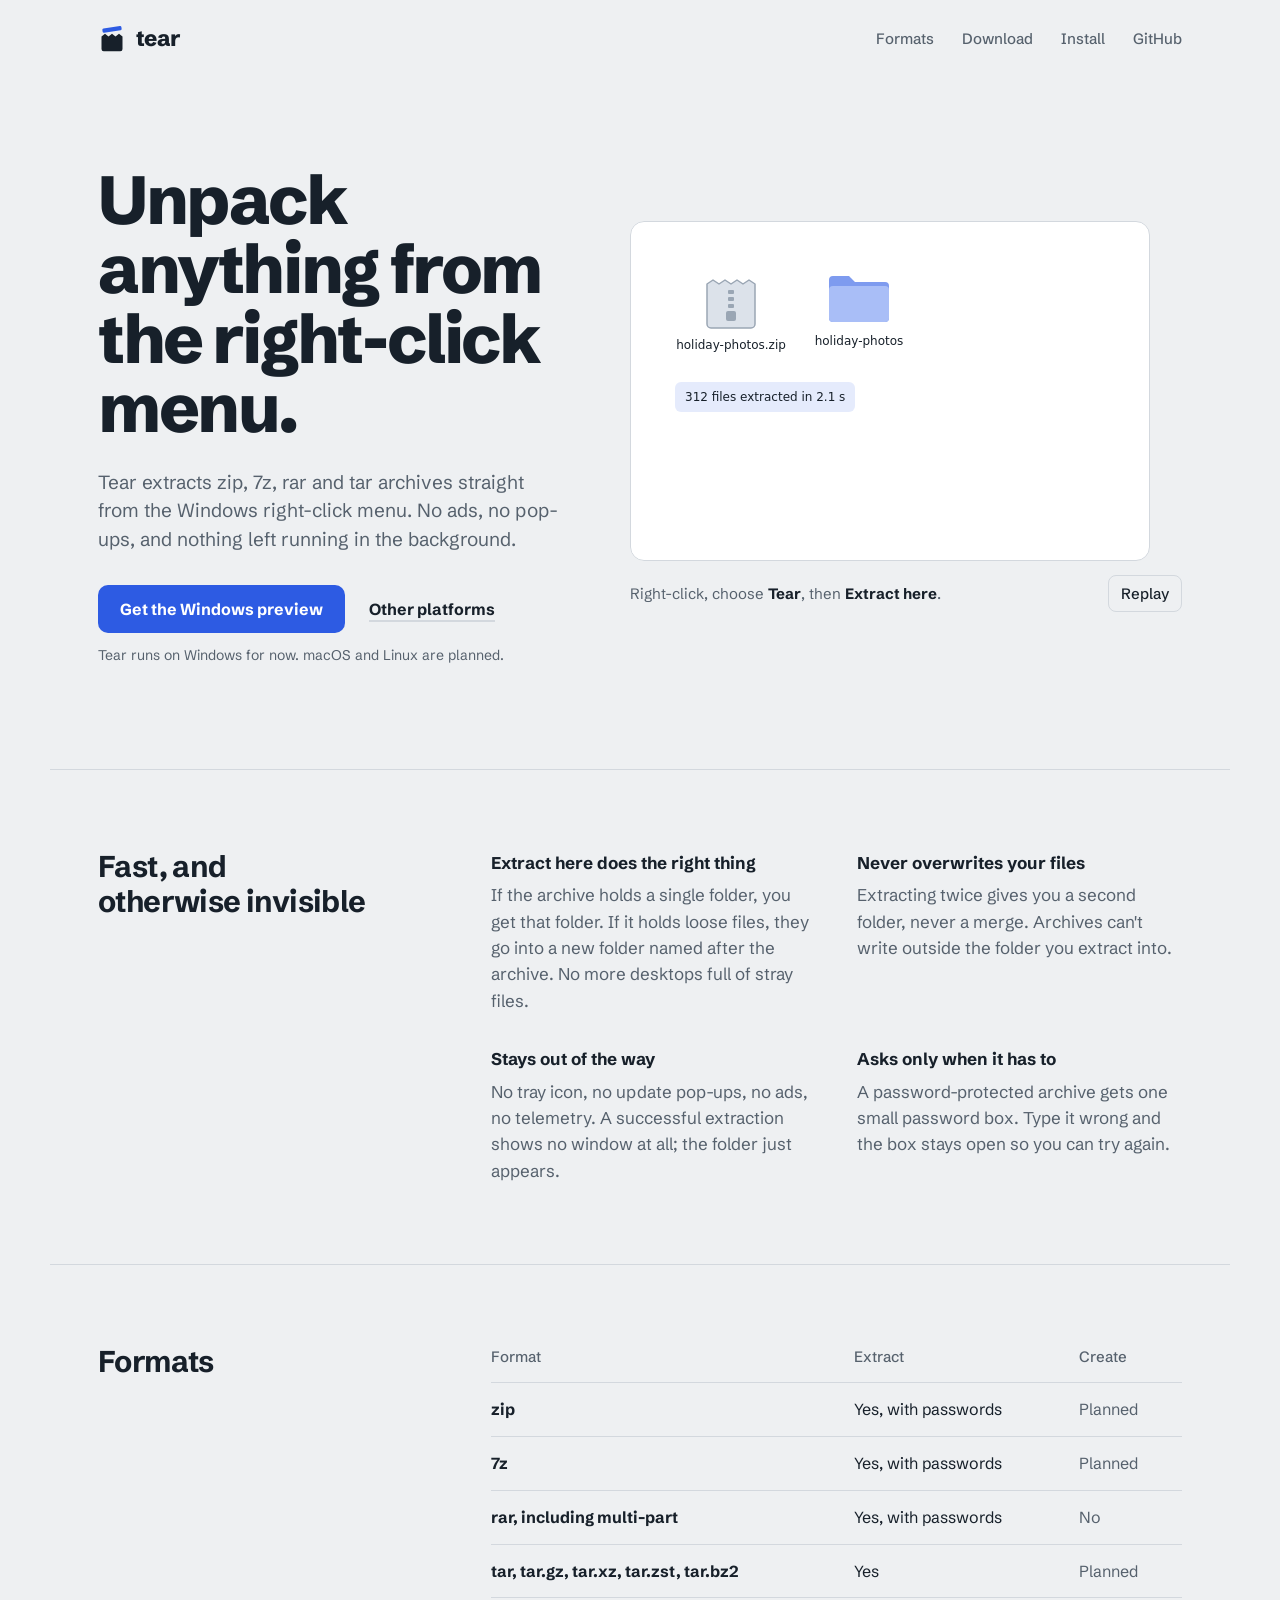
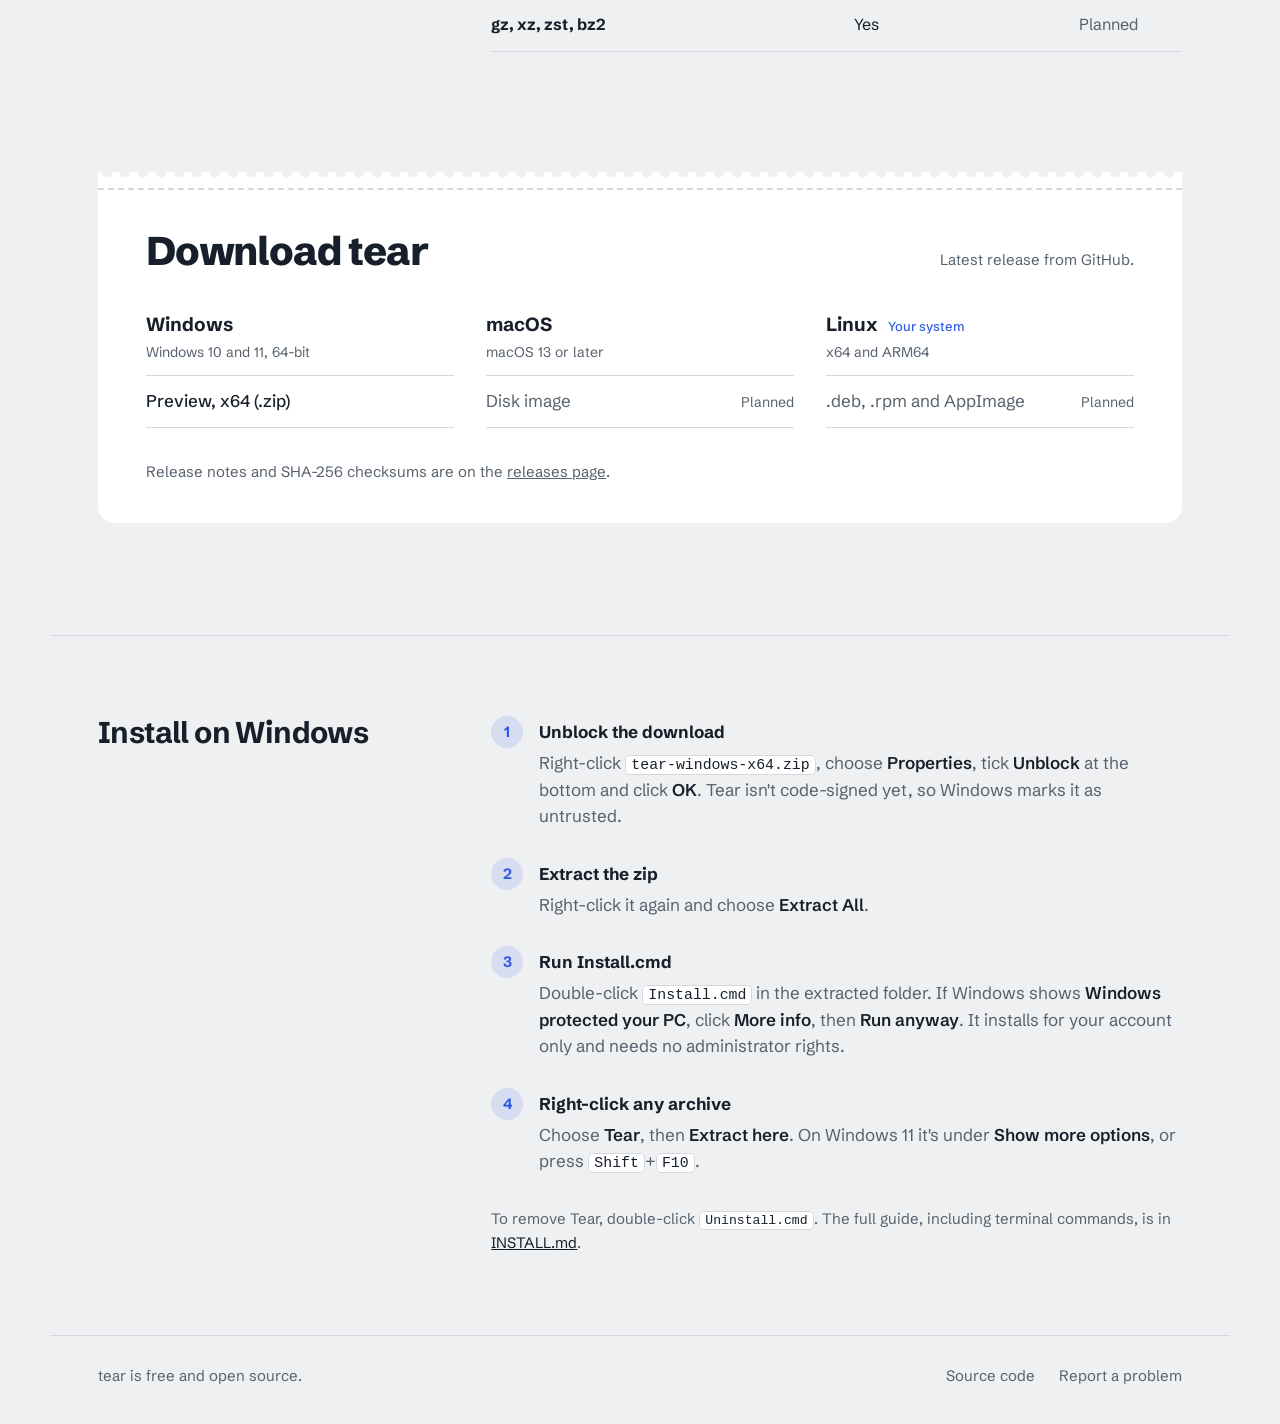
<file: index.html>
<!doctype html>
<html lang="en">
<head>
  <meta charset="utf-8">
  <meta name="viewport" content="width=device-width, initial-scale=1">
  <title>tear: unpack anything from the right-click menu</title>
  <meta name="description" content="tear extracts and creates zip, 7z, rar and tar archives straight from the right-click menu on Windows, macOS and Linux. Fast, free and quiet.">
  <meta name="theme-color" content="#EEF0F2" media="(prefers-color-scheme: light)">
  <meta name="theme-color" content="#13181E" media="(prefers-color-scheme: dark)">
  <link rel="icon" href="favicon.svg" type="image/svg+xml">
  <link rel="preconnect" href="https://fonts.googleapis.com">
  <link rel="preconnect" href="https://fonts.gstatic.com" crossorigin>
  <link rel="stylesheet" href="https://fonts.googleapis.com/css2?family=Schibsted+Grotesk:wght@400;500;700;800&display=swap">
  <link rel="stylesheet" href="styles.css">
</head>
<body>
  <a class="skip" href="#download">Skip to downloads</a>

  <header class="site-header">
    <a class="wordmark" href="./" aria-label="tear home">
      <svg viewBox="0 0 32 32" aria-hidden="true">
        <rect class="mark-strip" x="5" y="2.5" width="22" height="5" rx="1.5" transform="rotate(-9 16 5)"/>
        <path class="mark-body" d="M4 13 l4 -3 l4 3 l4 -3 l4 3 l4 -3 l4 3 V27.5 a2.5 2.5 0 0 1 -2.5 2.5 H6.5 A2.5 2.5 0 0 1 4 27.5 Z"/>
      </svg>
      <span>tear</span>
    </a>
    <nav aria-label="Main">
      <a href="#formats">Formats</a>
      <a href="#download">Download</a>
      <a href="#install">Install</a>
      <a href="https://github.com/Xyst69/tear">GitHub</a>
    </nav>
  </header>

  <main>
    <section class="hero">
      <div class="hero-copy">
        <h1>Unpack anything from the right&#8209;click menu.</h1>
        <p class="lede">Tear extracts zip, 7z, rar and tar archives straight from the Windows right-click menu. No ads, no pop-ups, and nothing left running in the background.</p>
        <div class="actions">
          <a class="btn btn-primary" id="primary-download" href="#download">Choose a download</a>
          <a class="btn btn-quiet" id="other-platforms" href="#download">Other platforms</a>
        </div>
        <p class="primary-meta" id="primary-meta">Free preview for Windows 10 and 11. macOS and Linux are planned.</p>
      </div>

      <figure class="demo" id="demo">
        <div class="stage-wrap" id="stage-wrap">
          <div class="stage" id="stage" aria-hidden="true">
            <div class="file zip">
              <svg viewBox="0 0 56 64" class="icon">
                <path class="zip-body" d="M4 18 L10 14 L16 18 L22 14 L28 18 L34 14 L40 18 L46 14 L52 18 V58 a4 4 0 0 1 -4 4 H8 a4 4 0 0 1 -4 -4 Z"/>
                <g class="zip-teeth">
                  <rect x="25" y="24" width="6" height="4" rx="1"/>
                  <rect x="25" y="31" width="6" height="4" rx="1"/>
                  <rect x="25" y="38" width="6" height="4" rx="1"/>
                  <rect x="23" y="45" width="10" height="10" rx="2"/>
                </g>
                <g class="zip-strip">
                  <path d="M4 6 a4 4 0 0 1 4 -4 H48 a4 4 0 0 1 4 4 V14 L46 18 L40 14 L34 18 L28 14 L22 18 L16 14 L10 18 L4 14 Z"/>
                </g>
              </svg>
              <span class="file-name">holiday-photos.zip</span>
            </div>

            <div class="file folder">
              <svg viewBox="0 0 64 56" class="icon">
                <path class="folder-back" d="M2 10 a4 4 0 0 1 4 -4 H22 l6 6 H58 a4 4 0 0 1 4 4 V48 a4 4 0 0 1 -4 4 H6 a4 4 0 0 1 -4 -4 Z"/>
                <path class="folder-front" d="M2 20 a4 4 0 0 1 4 -4 H58 a4 4 0 0 1 4 4 V48 a4 4 0 0 1 -4 4 H6 a4 4 0 0 1 -4 -4 Z"/>
              </svg>
              <span class="file-name">holiday-photos</span>
            </div>

            <div class="menu menu-main">
              <div class="item">Open</div>
              <div class="item has-sub">Open with</div>
              <div class="sep"></div>
              <div class="item has-sub item-tear">
                <svg viewBox="0 0 32 32" class="item-icon">
                  <rect class="mark-strip" x="5" y="2.5" width="22" height="5" rx="1.5" transform="rotate(-9 16 5)"/>
                  <path class="mark-body" d="M4 13 l4 -3 l4 3 l4 -3 l4 3 l4 -3 l4 3 V27.5 a2.5 2.5 0 0 1 -2.5 2.5 H6.5 A2.5 2.5 0 0 1 4 27.5 Z"/>
                </svg>
                Tear
              </div>
              <div class="sep"></div>
              <div class="item">Copy</div>
              <div class="item">Rename</div>
              <div class="item">Delete</div>
            </div>

            <div class="menu menu-sub">
              <div class="item item-extract">Extract here</div>
              <div class="item">Extract to new folder</div>
              <div class="item">Test archive</div>
            </div>

            <svg class="cursor" viewBox="0 0 16 22">
              <path d="M1 1 V17.5 L5.2 13.6 L8 20.2 L10.8 19 L8.1 12.6 H13.8 Z"/>
            </svg>

            <p class="result">312 files extracted in 2.1 s</p>
          </div>
        </div>
        <figcaption>
          <span>Right-click, choose <strong>Tear</strong>, then <strong>Extract here</strong>.</span>
          <button class="replay" id="replay" type="button" hidden>Replay</button>
        </figcaption>
      </figure>
    </section>

    <section class="traits" aria-labelledby="traits-title">
      <h2 id="traits-title">Fast, and otherwise invisible</h2>
      <dl>
        <div>
          <dt>Extract here does the right thing</dt>
          <dd>If the archive holds a single folder, you get that folder. If it holds loose files, they go into a new folder named after the archive. No more desktops full of stray files.</dd>
        </div>
        <div>
          <dt>Never overwrites your files</dt>
          <dd>Extracting twice gives you a second folder, never a merge. Archives can't write outside the folder you extract into.</dd>
        </div>
        <div>
          <dt>Stays out of the way</dt>
          <dd>No tray icon, no update pop-ups, no ads, no telemetry. A successful extraction shows no window at all; the folder just appears.</dd>
        </div>
        <div>
          <dt>Asks only when it has to</dt>
          <dd>A password-protected archive gets one small password box. Type it wrong and the box stays open so you can try again.</dd>
        </div>
      </dl>
    </section>

    <section class="formats" id="formats" aria-labelledby="formats-title">
      <h2 id="formats-title">Formats</h2>
      <div class="table-scroll">
        <table>
          <thead>
            <tr><th scope="col">Format</th><th scope="col">Extract</th><th scope="col">Create</th></tr>
          </thead>
          <tbody>
            <tr><th scope="row">zip</th><td class="yes">Yes, with passwords</td><td class="no">Planned</td></tr>
            <tr><th scope="row">7z</th><td class="yes">Yes, with passwords</td><td class="no">Planned</td></tr>
            <tr><th scope="row">rar, including multi-part</th><td class="yes">Yes, with passwords</td><td class="no">No</td></tr>
            <tr><th scope="row">tar, tar.gz, tar.xz, tar.zst, tar.bz2</th><td class="yes">Yes</td><td class="no">Planned</td></tr>
            <tr><th scope="row">gz, xz, zst, bz2</th><td class="yes">Yes</td><td class="no">Planned</td></tr>
          </tbody>
        </table>
      </div>
    </section>

    <section class="download" id="download" aria-labelledby="download-title">
      <div class="stub">
        <div class="stub-head">
          <h2 id="download-title">Download tear</h2>
          <p class="release-status" id="release-status" aria-live="polite">Latest release from GitHub.</p>
        </div>

        <div class="platforms">
          <div class="platform" data-os="windows">
            <h3>Windows</h3>
            <p class="req">Windows 10 and 11, 64-bit</p>
            <ul>
              <li><a data-asset="tear-windows-x64.zip" href="https://github.com/Xyst69/tear/releases"><span>Preview, x64 (.zip)</span><span class="size"></span></a></li>
            </ul>
          </div>
          <div class="platform" data-os="macos">
            <h3>macOS</h3>
            <p class="req">macOS 13 or later</p>
            <ul>
              <li><span class="planned"><span>Disk image</span><span class="size">Planned</span></span></li>
            </ul>
          </div>
          <div class="platform" data-os="linux">
            <h3>Linux</h3>
            <p class="req">x64 and ARM64</p>
            <ul>
              <li><span class="planned"><span>.deb, .rpm and AppImage</span><span class="size">Planned</span></span></li>
            </ul>
          </div>
        </div>

        <p class="checksums">Release notes and SHA-256 checksums are on the <a href="https://github.com/Xyst69/tear/releases">releases page</a>.</p>
      </div>
    </section>

    <section class="install" id="install" aria-labelledby="install-title">
      <h2 id="install-title">Install on Windows</h2>
      <div class="install-body">
        <ol class="steps">
          <li>
            <h3>Unblock the download</h3>
            <p>Right-click <code>tear-windows-x64.zip</code>, choose <strong>Properties</strong>, tick <strong>Unblock</strong> at the bottom and click <strong>OK</strong>. Tear isn't code-signed yet, so Windows marks it as untrusted.</p>
          </li>
          <li>
            <h3>Extract the zip</h3>
            <p>Right-click it again and choose <strong>Extract All</strong>.</p>
          </li>
          <li>
            <h3>Run Install.cmd</h3>
            <p>Double-click <code>Install.cmd</code> in the extracted folder. If Windows shows <strong>Windows protected your PC</strong>, click <strong>More info</strong>, then <strong>Run anyway</strong>. It installs for your account only and needs no administrator rights.</p>
          </li>
          <li>
            <h3>Right-click any archive</h3>
            <p>Choose <strong>Tear</strong>, then <strong>Extract here</strong>. On Windows 11 it's under <strong>Show more options</strong>, or press <kbd>Shift</kbd>+<kbd>F10</kbd>.</p>
          </li>
        </ol>
        <p class="install-note">To remove Tear, double-click <code>Uninstall.cmd</code>. The full guide, including terminal commands, is in <a href="https://github.com/Xyst69/tear/blob/main/INSTALL.md">INSTALL.md</a>.</p>
      </div>
    </section>
  </main>

  <footer class="site-footer">
    <p>tear is free and open source.</p>
    <nav aria-label="Footer">
      <a href="https://github.com/Xyst69/tear">Source code</a>
      <a href="https://github.com/Xyst69/tear/issues">Report a problem</a>
    </nav>
  </footer>

  <script src="main.js" defer></script>
</body>
</html>
</file>
<file: styles.css>
:root {
  --paper: #EEF0F2;
  --surface: #FFFFFF;
  --ink: #17202A;
  --muted: #56616D;
  --rule: #D3D8DE;
  --tab: #2D5BE3;
  --tab-ink: #FFFFFF;
  --tab-soft: rgba(45, 91, 227, 0.12);
  --menu-bg: #FBFBFC;
  --menu-hover: #E6EBF5;
  --icon-fill: #DCE2EA;
  --icon-line: #9AA6B4;
  --folder-back: #7E9BEF;
  --folder-front: #A9BEF7;
  --shadow: 0 1px 2px rgba(23, 32, 42, 0.06), 0 12px 32px rgba(23, 32, 42, 0.10);

  --font: "Schibsted Grotesk", ui-sans-serif, system-ui, sans-serif;
  --font-os: "Segoe UI Variable Text", "Segoe UI", -apple-system, BlinkMacSystemFont, "Cantarell", "Ubuntu", system-ui, sans-serif;
  --gutter: clamp(16px, 4vw, 48px);
  --max: 1180px;
  color-scheme: light dark;
}

@media (prefers-color-scheme: dark) {
  :root {
    --paper: #13181E;
    --surface: #1A2027;
    --ink: #E7EAEE;
    --muted: #9BA5B0;
    --rule: #2B333C;
    --tab: #7B9CFF;
    --tab-ink: #0E1420;
    --tab-soft: rgba(123, 156, 255, 0.16);
    --menu-bg: #232A32;
    --menu-hover: #2F3846;
    --icon-fill: #39424D;
    --icon-line: #6F7B88;
    --folder-back: #4D6BC8;
    --folder-front: #6F8CE6;
    --shadow: 0 1px 2px rgba(0, 0, 0, 0.3), 0 16px 40px rgba(0, 0, 0, 0.35);
  }
}

*, *::before, *::after { box-sizing: border-box; }

html { -webkit-text-size-adjust: 100%; scroll-behavior: smooth; }
@media (prefers-reduced-motion: reduce) { html { scroll-behavior: auto; } }

body {
  margin: 0;
  background: var(--paper);
  color: var(--ink);
  font-family: var(--font);
  font-size: 1.0625rem;
  line-height: 1.55;
  -webkit-font-smoothing: antialiased;
}

a { color: inherit; }
a:focus-visible, button:focus-visible {
  outline: 2px solid var(--tab);
  outline-offset: 3px;
  border-radius: 6px;
}

h1, h2, h3 { margin: 0; text-wrap: balance; }

.skip {
  position: absolute;
  left: 16px;
  top: -48px;
  padding: 8px 12px;
  background: var(--surface);
  border-radius: 8px;
  z-index: 10;
}
.skip:focus { top: 12px; }

/* Header -------------------------------------------------------------- */

.site-header {
  max-width: var(--max);
  margin: 0 auto;
  padding: 22px var(--gutter);
  display: flex;
  align-items: center;
  justify-content: space-between;
  gap: 24px;
}

.wordmark {
  display: inline-flex;
  align-items: center;
  gap: 10px;
  text-decoration: none;
  font-weight: 800;
  font-size: 1.375rem;
  letter-spacing: -0.03em;
}
.wordmark svg { width: 28px; height: 28px; }
.mark-strip { fill: var(--tab); }
.mark-body { fill: var(--ink); }

.site-header nav { display: flex; gap: clamp(14px, 3vw, 28px); }
.site-header nav a {
  text-decoration: none;
  color: var(--muted);
  font-weight: 500;
  font-size: 0.9375rem;
}
.site-header nav a:hover { color: var(--ink); }

/* Hero ---------------------------------------------------------------- */

.hero {
  max-width: var(--max);
  margin: 0 auto;
  padding: clamp(32px, 7vw, 88px) var(--gutter) clamp(56px, 8vw, 104px);
  display: grid;
  grid-template-columns: minmax(0, 1fr);
  gap: clamp(40px, 6vw, 72px);
  align-items: center;
}
@media (min-width: 980px) {
  .hero { grid-template-columns: minmax(0, 5fr) minmax(0, 6fr); }
}

.hero h1 {
  font-size: clamp(2.5rem, 5.6vw, 4.25rem);
  line-height: 1.02;
  font-weight: 800;
  letter-spacing: -0.035em;
  max-width: 12ch;
}

.lede {
  margin: 24px 0 0;
  max-width: 34em;
  color: var(--muted);
  font-size: 1.1875rem;
  line-height: 1.5;
}

.actions {
  margin-top: 32px;
  display: flex;
  flex-wrap: wrap;
  align-items: center;
  gap: 12px 24px;
}

.btn {
  display: inline-flex;
  align-items: center;
  min-height: 48px;
  text-decoration: none;
  font-weight: 700;
  font-size: 1rem;
}
.btn-primary {
  padding: 0 22px;
  background: var(--tab);
  color: var(--tab-ink);
  border-radius: 10px;
  transition: filter 120ms ease;
}
.btn-primary:hover { filter: brightness(1.08); }
.btn-primary:active { filter: brightness(0.94); }
.btn-quiet {
  color: var(--ink);
  text-decoration: underline;
  text-decoration-color: var(--rule);
  text-underline-offset: 5px;
  text-decoration-thickness: 2px;
}
.btn-quiet:hover { text-decoration-color: var(--tab); }

.primary-meta {
  margin: 12px 0 0;
  color: var(--muted);
  font-size: 0.875rem;
}

/* Demo ---------------------------------------------------------------- */

.demo { margin: 0; min-width: 0; }

.stage-wrap {
  position: relative;
  width: 100%;
  overflow: hidden;
  border-radius: 14px;
}

.stage {
  position: relative;
  width: 520px;
  height: 340px;
  transform-origin: 0 0;
  transform: scale(var(--s, 1));
  background: var(--surface);
  border: 1px solid var(--rule);
  border-radius: 14px;
  font-family: var(--font-os);
  font-size: 13px;
  color: var(--ink);
  overflow: hidden;
}

.file {
  position: absolute;
  width: 120px;
  padding: 8px 4px 6px;
  display: flex;
  flex-direction: column;
  align-items: center;
  gap: 8px;
  border-radius: 8px;
}
.file .icon { display: block; overflow: visible; }
.file-name { font-size: 12px; text-align: center; line-height: 1.25; }

.zip { left: 40px; top: 36px; }
.zip .icon { width: 56px; height: 64px; }
.zip-body { fill: var(--icon-fill); stroke: var(--icon-line); stroke-width: 1.5; stroke-linejoin: round; }
.zip-teeth rect { fill: var(--icon-line); }
.zip-strip path { fill: var(--tab); }
.zip-strip { transform-box: fill-box; transform-origin: 100% 100%; }

.folder { left: 168px; top: 40px; }
.folder .icon { width: 64px; height: 56px; }
.folder-back { fill: var(--folder-back); }
.folder-front { fill: var(--folder-front); }

.menu {
  position: absolute;
  width: 200px;
  padding: 4px;
  background: var(--menu-bg);
  border: 1px solid var(--rule);
  border-radius: 8px;
  box-shadow: var(--shadow);
  transform-origin: 0 0;
}
.menu .item {
  position: relative;
  height: 30px;
  display: flex;
  align-items: center;
  gap: 8px;
  padding: 0 12px;
  border-radius: 5px;
  white-space: nowrap;
}
.menu .has-sub::after {
  content: "";
  position: absolute;
  right: 12px;
  width: 5px;
  height: 5px;
  border-top: 1.5px solid currentColor;
  border-right: 1.5px solid currentColor;
  transform: rotate(45deg);
  opacity: 0.7;
}
.menu .sep { height: 1px; margin: 4px 8px; background: var(--rule); }
.item-icon { width: 15px; height: 15px; margin-left: -1px; }

.menu-main { left: 102px; top: 78px; }
.menu-sub { left: 296px; top: 147px; width: 196px; }

.cursor {
  position: absolute;
  left: 0;
  top: 0;
  width: 16px;
  height: 22px;
  z-index: 5;
  fill: #FFFFFF;
  stroke: #17202A;
  stroke-width: 1.3;
  stroke-linejoin: round;
}

.result {
  position: absolute;
  left: 44px;
  top: 160px;
  margin: 0;
  padding: 6px 10px;
  border-radius: 6px;
  background: var(--tab-soft);
  color: var(--ink);
  font-size: 12px;
}

.demo figcaption {
  margin-top: 14px;
  display: flex;
  align-items: center;
  justify-content: space-between;
  gap: 16px;
  color: var(--muted);
  font-size: 0.9375rem;
}
.demo figcaption strong { color: var(--ink); font-weight: 700; }

.replay {
  flex: none;
  font: inherit;
  font-weight: 500;
  color: var(--ink);
  background: none;
  border: 1px solid var(--rule);
  border-radius: 8px;
  padding: 6px 12px;
  cursor: pointer;
}
.replay:hover { border-color: var(--muted); }

/* Resting state (no JS, reduced motion, or after the sequence): the end frame. */
.menu, .cursor { opacity: 0; }
.zip-strip { opacity: 0; transform: translate(10px, -16px) rotate(16deg); }

/* The one orchestrated sequence. Total ≈ 3.2 s. */
.demo.play .cursor      { animation: cursor-path 2.4s cubic-bezier(.45,.05,.25,1) both; }
.demo.play .zip         { animation: select 1.7s ease 0.7s both; }
.demo.play .menu-main   { animation: menu-life 1.6s ease 0.75s both; }
.demo.play .item-tear   { animation: hover-item 0.95s linear 1.35s forwards; }
.demo.play .menu-sub    { animation: menu-life 0.85s ease 1.5s both; }
.demo.play .item-extract{ animation: hover-item 0.35s linear 2s forwards; }
.demo.play .zip-strip   { animation: rip 0.55s cubic-bezier(.3,.6,.3,1) 2.4s both; }
.demo.play .folder      { animation: emerge 0.45s cubic-bezier(.2,.8,.2,1) 2.6s both; }
.demo.play .result      { animation: fade-in 0.3s ease 3s both; }

@keyframes cursor-path {
  0%   { opacity: 0; transform: translate(360px, 320px); }
  6%   { opacity: 1; }
  25%  { transform: translate(99px, 75px); }
  42%  { transform: translate(99px, 75px); }
  54%  { transform: translate(175px, 166px); }
  63%  { transform: translate(175px, 166px); }
  75%  { transform: translate(371px, 166px); }
  92%  { opacity: 1; transform: translate(371px, 166px); }
  100% { opacity: 0; transform: translate(371px, 166px); }
}
@keyframes select {
  0%, 100% { background: transparent; }
  6%, 94%  { background: var(--tab-soft); }
}
@keyframes menu-life {
  0%   { opacity: 0; transform: scale(0.97); }
  10%  { opacity: 1; transform: scale(1); }
  90%  { opacity: 1; transform: scale(1); }
  100% { opacity: 0; transform: scale(1); }
}
@keyframes hover-item {
  0%, 100% { background: var(--menu-hover); }
}
@keyframes rip {
  0%   { opacity: 1; transform: none; }
  35%  { opacity: 1; transform: translate(2px, -5px) rotate(5deg); }
  100% { opacity: 0; transform: translate(10px, -16px) rotate(16deg); }
}
@keyframes emerge {
  0%   { opacity: 0; transform: translateX(-128px) scale(0.6); }
  100% { opacity: 1; transform: none; }
}
@keyframes fade-in {
  0%   { opacity: 0; }
  100% { opacity: 1; }
}

/* Content sections ---------------------------------------------------- */

.traits, .formats, .install {
  max-width: var(--max);
  margin: 0 auto;
  padding: clamp(48px, 7vw, 80px) var(--gutter);
  border-top: 1px solid var(--rule);
  display: grid;
  grid-template-columns: minmax(0, 1fr);
  gap: 24px 48px;
}
@media (min-width: 860px) {
  .traits, .formats, .install { grid-template-columns: minmax(0, 1fr) minmax(0, 2fr); }
}

h2 {
  font-size: clamp(1.5rem, 2.6vw, 1.875rem);
  line-height: 1.15;
  font-weight: 700;
  letter-spacing: -0.02em;
}

.traits dl {
  margin: 0;
  display: grid;
  grid-template-columns: minmax(0, 1fr);
  gap: 32px 40px;
}
@media (min-width: 640px) {
  .traits dl { grid-template-columns: repeat(2, minmax(0, 1fr)); }
}
.traits dt { font-weight: 700; font-size: 1.0625rem; }
.traits dd { margin: 6px 0 0; color: var(--muted); max-width: 36em; }

.table-scroll { overflow-x: auto; }
table { width: 100%; border-collapse: collapse; font-size: 1rem; }
th, td { text-align: left; padding: 14px 16px 14px 0; border-bottom: 1px solid var(--rule); vertical-align: top; }
thead th { color: var(--muted); font-weight: 500; font-size: 0.9375rem; padding-top: 0; }
tbody th { font-weight: 700; }
td.no { color: var(--muted); }

/* Download stub -------------------------------------------------------- */

.download {
  max-width: var(--max);
  margin: 0 auto;
  padding: clamp(24px, 4vw, 40px) var(--gutter) clamp(64px, 9vw, 112px);
}

.stub {
  position: relative;
  background: var(--surface);
  border-radius: 0 0 16px 16px;
  padding: clamp(40px, 5vw, 56px) clamp(20px, 4vw, 48px) clamp(28px, 4vw, 40px);
  /* Perforated top edge: the part of the page you tear off. */
  -webkit-mask: radial-gradient(circle at 9px 0, transparent 5px, #000 5.5px) 0 0 / 18px 100% repeat-x;
          mask: radial-gradient(circle at 9px 0, transparent 5px, #000 5.5px) 0 0 / 18px 100% repeat-x;
}
.stub::before {
  content: "";
  position: absolute;
  left: 0;
  right: 0;
  top: 16px;
  border-top: 2px dashed var(--rule);
}

.stub-head {
  display: flex;
  flex-wrap: wrap;
  align-items: baseline;
  justify-content: space-between;
  gap: 8px 24px;
}
.stub-head h2 { font-size: clamp(1.75rem, 3.4vw, 2.5rem); font-weight: 800; letter-spacing: -0.03em; }
.release-status { margin: 0; color: var(--muted); font-size: 0.9375rem; }
.release-status a { color: var(--ink); }

.platforms {
  margin-top: 36px;
  display: grid;
  grid-template-columns: minmax(0, 1fr);
  gap: 32px;
}
@media (min-width: 820px) {
  .platforms { grid-template-columns: repeat(3, minmax(0, 1fr)); }
}

.platform h3 {
  display: flex;
  align-items: baseline;
  gap: 10px;
  font-size: 1.1875rem;
  font-weight: 700;
}
.platform .here {
  font-size: 0.8125rem;
  font-weight: 500;
  color: var(--tab);
}
.platform .req { margin: 2px 0 12px; color: var(--muted); font-size: 0.875rem; }
.platform ul { list-style: none; margin: 0; padding: 0; border-top: 1px solid var(--rule); }
.platform li { border-bottom: 1px solid var(--rule); }
.platform a {
  display: flex;
  justify-content: space-between;
  align-items: baseline;
  gap: 16px;
  padding: 12px 8px;
  margin: 0 -8px;
  text-decoration: none;
  font-weight: 500;
  border-radius: 6px;
  transition: background-color 120ms ease;
}
.platform a:hover { background: var(--tab-soft); }
.platform .size { color: var(--muted); font-size: 0.875rem; font-weight: 400; white-space: nowrap; font-variant-numeric: tabular-nums; }
.platform a.missing { color: var(--muted); }

.checksums { margin: 32px 0 0; color: var(--muted); font-size: 0.9375rem; }

.platform .planned {
  display: flex;
  justify-content: space-between;
  align-items: baseline;
  gap: 16px;
  padding: 12px 0;
  color: var(--muted);
}

/* Install steps -------------------------------------------------------- */

.steps {
  list-style: none;
  margin: 0;
  padding: 0;
  counter-reset: step;
  display: grid;
  gap: 28px;
}
.steps li {
  counter-increment: step;
  display: grid;
  grid-template-columns: 32px minmax(0, 1fr);
  column-gap: 16px;
}
.steps li::before {
  content: counter(step);
  grid-row: 1 / span 2;
  width: 32px;
  height: 32px;
  border-radius: 50%;
  display: grid;
  place-items: center;
  background: var(--tab-soft);
  color: var(--tab);
  font-weight: 700;
  font-size: 0.9375rem;
}
.steps li > * { grid-column: 2; }
.steps h3 { font-size: 1.0625rem; font-weight: 700; line-height: 32px; }
.steps p { margin: 2px 0 0; color: var(--muted); max-width: 40em; }
.steps strong { color: var(--ink); font-weight: 600; }

code, kbd {
  font-family: ui-monospace, "Cascadia Mono", Consolas, monospace;
  font-size: 0.875em;
  color: var(--ink);
  background: var(--surface);
  border: 1px solid var(--rule);
  border-radius: 5px;
  padding: 1px 5px;
}

.install-note { margin: 32px 0 0; color: var(--muted); font-size: 0.9375rem; }
.install-note a { color: var(--ink); }

/* Footer --------------------------------------------------------------- */

.site-footer {
  max-width: var(--max);
  margin: 0 auto;
  padding: 28px var(--gutter) 40px;
  border-top: 1px solid var(--rule);
  display: flex;
  flex-wrap: wrap;
  justify-content: space-between;
  gap: 12px 24px;
  color: var(--muted);
  font-size: 0.9375rem;
}
.site-footer p { margin: 0; }
.site-footer nav { display: flex; gap: 24px; }
.site-footer a { text-decoration: none; }
.site-footer a:hover { color: var(--ink); text-decoration: underline; }

@media (prefers-reduced-motion: reduce) {
  .demo.play * { animation: none !important; }
}
</file>
